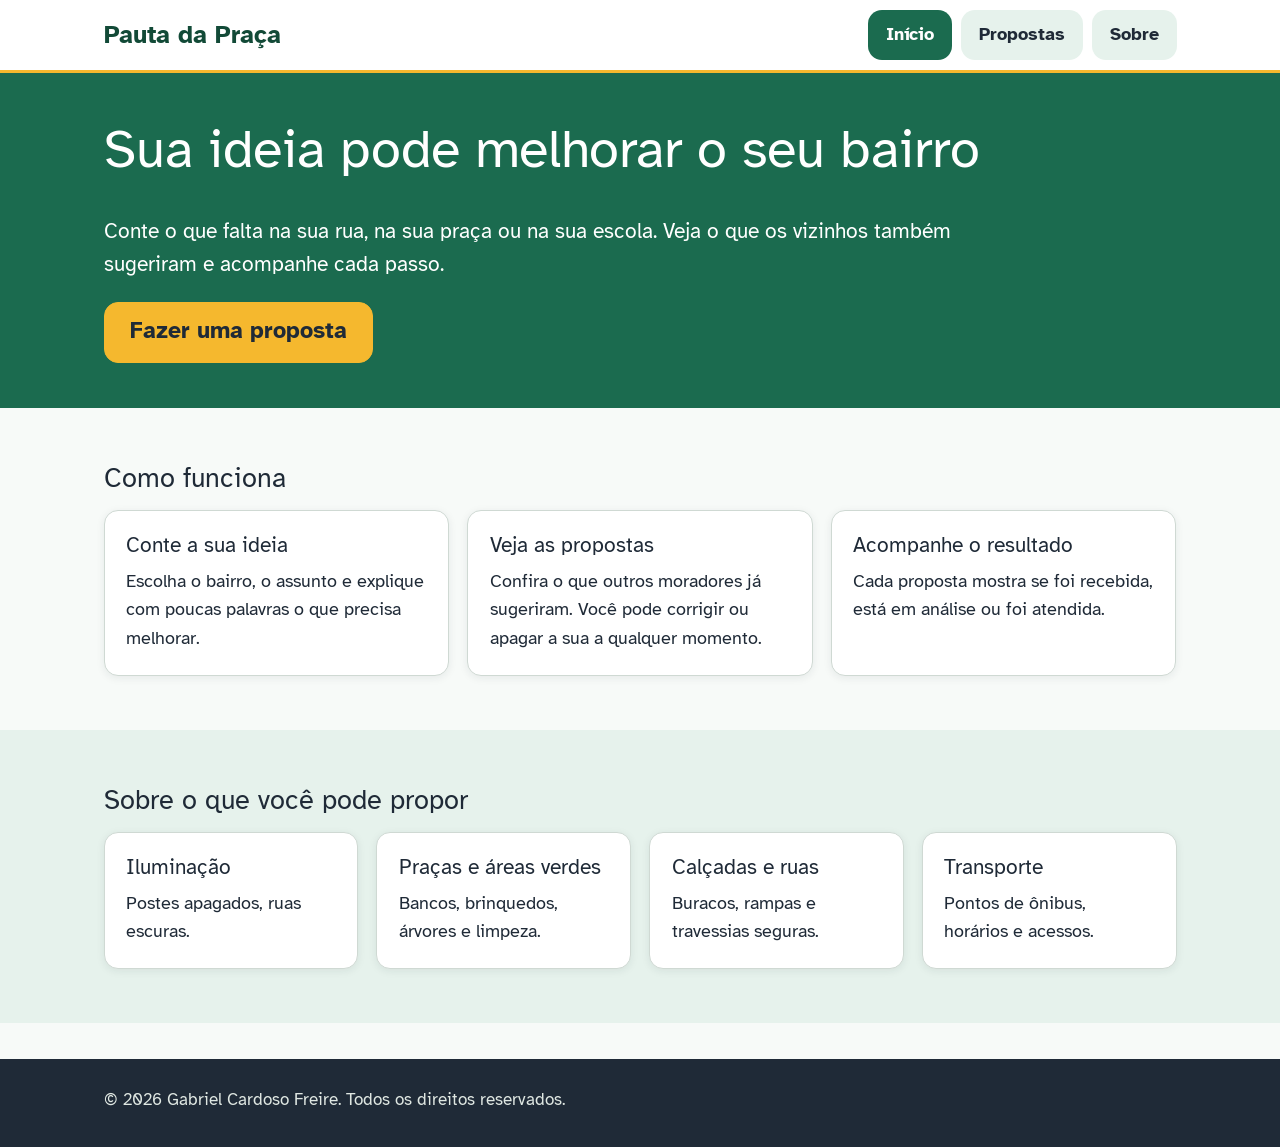
<file: index.html>
<!DOCTYPE html>
<html lang="pt-BR">

<head>
    <meta charset="UTF-8">
    <meta name="viewport" content="width=device-width, initial-scale=1">
    <title>Início | Pauta da Praça</title>
    <meta name="description" content="Proponha ideias para o seu bairro e acompanhe o que acontece com elas.">

    <link rel="preconnect" href="https://fonts.googleapis.com">
    <link rel="preconnect" href="https://fonts.gstatic.com" crossorigin>
    <link href="https://fonts.googleapis.com/css2?family=Atkinson+Hyperlegible:wght@400;700&display=swap"
        rel="stylesheet">

    <link href="https://cdn.jsdelivr.net/npm/bootstrap@5.3.3/dist/css/bootstrap.min.css" rel="stylesheet">
    <link rel="stylesheet" href="css/global.css">
</head>

<body>
    <a class="pular" href="#conteudo">Pular para o conteúdo</a>

    <!-- Bootstrap: navbar responsiva, menu hambúger celular -->
    <header class="cabecalho">
        <nav class="navbar navbar-expand-md" aria-label="Menu principal">
            <div class="container">
                <a class="navbar-brand marca" href="index.html">Pauta da Praça</a>
                <button class="navbar-toggler" type="button" data-bs-toggle="collapse" data-bs-target="#menu-principal"
                    aria-controls="menu-principal" aria-expanded="false" aria-label="Abrir ou fechar o menu">
                    <span class="navbar-toggler-icon"></span>
                </button>
                <div class="collapse navbar-collapse" id="menu-principal">
                    <ul class="navbar-nav ms-auto">
                        <li class="nav-item">
                            <a class="nav-link active" aria-current="page" href="index.html">Início</a>
                        </li>

                        <li class="nav-item">
                            <a class="nav-link" href="pages/propostas.html">Propostas</a>
                        </li>

                        <li class="nav-item">
                            <a class="nav-link" href="pages/sobre.html">Sobre</a>
                        </li>
                    </ul>
                </div>
            </div>
        </nav>
    </header>

    <main id="conteudo">
        <section class="hero" aria-labelledby="titulo-hero">
            <div class="container">
                <h1 id="titulo-hero">Sua ideia pode melhorar o seu bairro</h1>
                <p>Conte o que falta na sua rua, na sua praça ou na sua escola. Veja o que os vizinhos também sugeriram
                    e acompanhe cada passo.</p>
                <a class="btn btn-sol btn-lg" href="pages/propostas.html">Fazer uma proposta</a>
            </div>
        </section>

        <!-- Bootstrap: grid (row/col) e cards -->
        <section class="secao" aria-labelledby="titulo-passos">
            <div class="container">
                <h2 id="titulo-passos">Como funciona</h2>
                <ol class="row g-3 list-unstyled mb-0">
                    <li class="col-md-6 col-lg-4">
                        <div class="card h-100">
                            <div class="card-body">
                                <h3 class="card-title">Conte a sua ideia</h3>
                                <p class="card-text">Escolha o bairro, o assunto e explique com poucas palavras o que
                                    precisa melhorar.</p>
                            </div>
                        </div>
                    </li>

                    <li class="col-md-6 col-lg-4">
                        <div class="card h-100">
                            <div class="card-body">
                                <h3 class="card-title">Veja as propostas</h3>
                                <p class="card-text">Confira o que outros moradores já sugeriram. Você pode corrigir ou
                                    apagar a sua a qualquer momento.</p>
                            </div>
                        </div>
                    </li>

                    <li class="col-md-6 col-lg-4">
                        <div class="card h-100">
                            <div class="card-body">
                                <h3 class="card-title">Acompanhe o resultado</h3>
                                <p class="card-text">Cada proposta mostra se foi recebida, está em análise ou foi
                                    atendida.</p>
                            </div>
                        </div>
                    </li>
                </ol>
            </div>
        </section>

        <section class="secao secao--suave" aria-labelledby="titulo-assuntos">
            <div class="container">
                <h2 id="titulo-assuntos">Sobre o que você pode propor</h2>
                <ul class="row g-3 list-unstyled mb-0">
                    <li class="col-sm-6 col-lg-3">
                        <div class="card h-100">
                            <div class="card-body">
                                <h3 class="card-title">Iluminação</h3>
                                <p class="card-text">Postes apagados, ruas escuras.</p>
                            </div>
                        </div>
                    </li>

                    <li class="col-sm-6 col-lg-3">
                        <div class="card h-100">
                            <div class="card-body">
                                <h3 class="card-title">Praças e áreas verdes</h3>
                                <p class="card-text">Bancos, brinquedos, árvores e limpeza.</p>
                            </div>
                        </div>
                    </li>

                    <li class="col-sm-6 col-lg-3">
                        <div class="card h-100">
                            <div class="card-body">
                                <h3 class="card-title">Calçadas e ruas</h3>
                                <p class="card-text">Buracos, rampas e travessias seguras.</p>
                            </div>
                        </div>
                    </li>

                    <li class="col-sm-6 col-lg-3">
                        <div class="card h-100">
                            <div class="card-body">
                                <h3 class="card-title">Transporte</h3>
                                <p class="card-text">Pontos de ônibus, horários e acessos.</p>
                            </div>
                        </div>
                    </li>
                </ul>
            </div>
        </section>
    </main>

    <footer class="rodape">
        <div class="container">
            <p>&copy; 2026 Gabriel Cardoso Freire. Todos os direitos reservados.</p>
        </div>
    </footer>

    <script src="https://cdn.jsdelivr.net/npm/bootstrap@5.3.3/dist/js/bootstrap.bundle.min.js"></script>
</body>

</html>
</file>
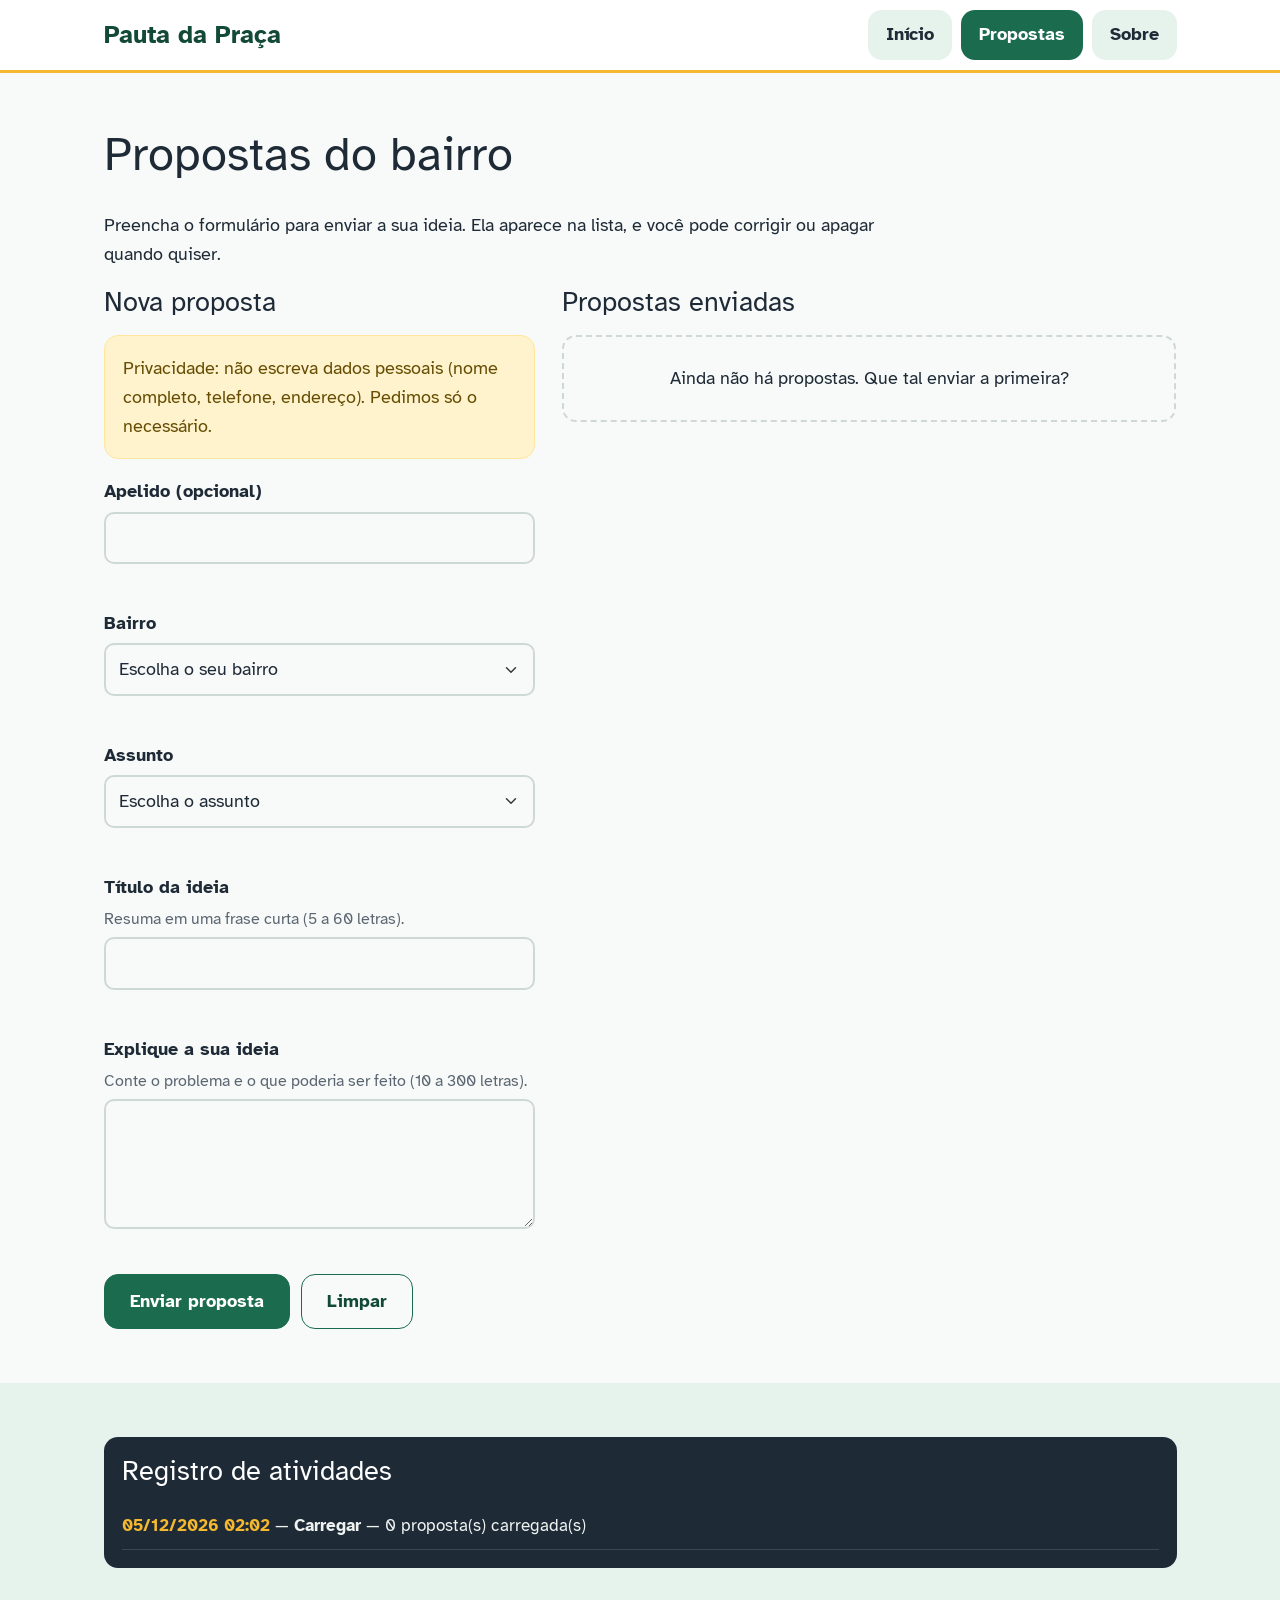
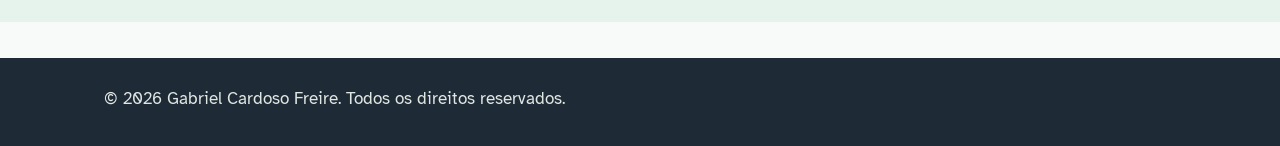
<file: pages/propostas.html>
<!DOCTYPE html>
<html lang="pt-BR">

<head>
    <meta charset="UTF-8">
    <meta name="viewport" content="width=device-width, initial-scale=1">
    <title>Propostas | Pauta da Praça</title>
    <meta name="description" content="Proponha ideias para o seu bairro e acompanhe o que acontece com elas.">

    <link rel="preconnect" href="https://fonts.googleapis.com">
    <link rel="preconnect" href="https://fonts.gstatic.com" crossorigin>
    <link href="https://fonts.googleapis.com/css2?family=Atkinson+Hyperlegible:wght@400;700&display=swap"
        rel="stylesheet">

    <link href="https://cdn.jsdelivr.net/npm/bootstrap@5.3.3/dist/css/bootstrap.min.css" rel="stylesheet">
    <link rel="stylesheet" href="../css/global.css">
</head>

<body>
    <a class="pular" href="#conteudo">Pular para o conteúdo</a>

    <!-- Bootstrap: navbar responsiva, menu hambúger celular -->
    <header class="cabecalho">
        <nav class="navbar navbar-expand-md" aria-label="Menu principal">
            <div class="container">
                <a class="navbar-brand marca" href="../index.html">Pauta da Praça</a>

                <button class="navbar-toggler" type="button" data-bs-toggle="collapse" data-bs-target="#menu-principal"
                    aria-controls="menu-principal" aria-expanded="false" aria-label="Abrir ou fechar o menu">
                    <span class="navbar-toggler-icon"></span>
                </button>

                <div class="collapse navbar-collapse" id="menu-principal">
                    <ul class="navbar-nav ms-auto">
                        <li class="nav-item">
                            <a class="nav-link" href="../index.html">Início</a>
                        </li>

                        <li class="nav-item">
                            <a class="nav-link active" aria-current="page" href="propostas.html">Propostas</a>
                        </li>

                        <li class="nav-item">
                            <a class="nav-link" href="sobre.html">Sobre</a>
                        </li>
                    </ul>
                </div>
            </div>
        </nav>
    </header>

    <main id="conteudo">
        <section class="secao" aria-labelledby="titulo-propostas">
            <div class="container">
                <h1 id="titulo-propostas">Propostas do bairro</h1>
                <p>Preencha o formulário para enviar a sua ideia. Ela aparece na lista, e você pode corrigir ou apagar
                    quando quiser.</p>

                <!-- Bootstrap: grid em duas colunas (formulário | lista) -->
                <div class="row g-4">
                    <!-- Formulário -->
                    <section class="col-lg-5" aria-labelledby="titulo-form">
                        <h2 id="titulo-form">Nova proposta</h2>
                        <div id="mensagem-geral" class="alert" role="status" aria-live="polite" hidden></div>

                        <form id="form-proposta" novalidate>
                            <div class="alert alert-warning" role="note">Privacidade: não escreva dados pessoais (nome
                                completo, telefone, endereço). Pedimos só o necessário.
                            </div>

                            <div class="mb-3">
                                <label class="form-label" for="apelido">Apelido (opcional)</label>
                                <input type="text" class="form-control" id="apelido" name="apelido" maxlength="20"
                                    autocomplete="off" aria-describedby="erro-apelido">
                                <p class="erro" id="erro-apelido" role="alert"></p>
                            </div>

                            <div class="mb-3">
                                <label class="form-label" for="bairro">Bairro</label>
                                <select class="form-select" id="bairro" name="bairro" required
                                    aria-describedby="erro-bairro">
                                    <option value="">Escolha o seu bairro</option>
                                    <option>Centro</option>
                                    <option>Jardim das Flores</option>
                                    <option>Vila Nova</option>
                                    <option>Parque Industrial</option>
                                </select>
                                <p class="erro" id="erro-bairro" role="alert"></p>
                            </div>

                            <div class="mb-3">
                                <label class="form-label" for="categoria">Assunto</label>
                                <select class="form-select" id="categoria" name="categoria" required
                                    aria-describedby="erro-categoria">
                                    <option value="">Escolha o assunto</option>
                                    <option>Iluminação</option>
                                    <option>Praças e áreas verdes</option>
                                    <option>Calçadas e ruas</option>
                                    <option>Transporte</option>
                                    <option>Outro</option>
                                </select>
                                <p class="erro" id="erro-categoria" role="alert"></p>
                            </div>

                            <div class="mb-3">
                                <label class="form-label" for="titulo">Título da ideia</label>
                                <div class="form-text mt-0 mb-1" id="dica-titulo">Resuma em uma frase curta (5 a 60
                                    letras).</div>
                                <input type="text" class="form-control" id="titulo" name="titulo" required minlength="5"
                                    maxlength="60" aria-describedby="dica-titulo erro-titulo">
                                <p class="erro" id="erro-titulo" role="alert"></p>
                            </div>

                            <div class="mb-3">
                                <label class="form-label" for="descricao">Explique a sua ideia</label>
                                <div class="form-text mt-0 mb-1" id="dica-descricao">Conte o problema e o que poderia
                                    ser feito (10 a 300 letras).</div>
                                <textarea class="form-control" id="descricao" name="descricao" required minlength="10"
                                    maxlength="300" aria-describedby="dica-descricao erro-descricao"></textarea>
                                <p class="erro" id="erro-descricao" role="alert"></p>
                            </div>

                            <div class="acoes">
                                <button type="submit" id="btn-enviar" class="btn btn-primary">Enviar proposta</button>
                                <button type="reset" class="btn btn-outline-primary">Limpar</button>
                                <button type="button" id="btn-cancelar" class="btn btn-outline-primary" hidden>Cancelar
                                    edição</button>
                            </div>
                        </form>
                    </section>

                    <!-- Lista de propostas (o JavaScript preenche) -->
                    <section class="col-lg-7" aria-labelledby="titulo-lista">
                        <h2 id="titulo-lista">Propostas enviadas</h2>
                        <p id="msg-vazio" class="vazio" hidden>Ainda não há propostas. Que tal enviar a primeira?</p>

                        <ul id="lista-propostas" class="list-unstyled d-grid gap-3 p-0 m-0">
                            <!-- Exemplo estático só para ver o visual; o JS substitui -->
                            <li class="card proposta">
                                <div class="card-body d-flex flex-column gap-2">
                                    <div class="proposta-topo">
                                        <h3 class="card-title mb-0">Mais luz na rua da escola</h3>
                                        <span class="badge rounded-pill selo selo--analise">Em análise</span>
                                    </div>

                                    <p class="proposta-meta">Vila Nova · Iluminação · por Maria (exemplo)</p>
                                    <p class="mb-0">Dois postes estão apagados e as crianças voltam da escola no escuro.
                                    </p>

                                    <div class="acoes">
                                        <button type="button" class="btn btn-sm btn-outline-primary">Editar</button>
                                        <button type="button" class="btn btn-sm btn-outline-danger">Remover</button>
                                    </div>
                                </div>
                            </li>
                        </ul>
                    </section>
                </div>
            </div>
        </section>

        <!-- Painel de atividades -->
        <section class="secao secao--suave" aria-labelledby="titulo-log">
            <div class="container">
                <div class="painel-log">
                    <h2 id="titulo-log">Registro de atividades</h2>
                    <ol id="log-atividades" class="log" aria-live="polite">
                        <li><time datetime="2026-11-17T08:30">17/11/2026 08:30</time> - Proposta adicionada com sucesso
                            (exemplo).</li>
                    </ol>
                </div>
            </div>
        </section>
    </main>

    <footer class="rodape">
        <div class="container">
            <p>&copy; 2026 Gabriel Cardoso Freire. Todos os direitos reservados.</p>
        </div>
    </footer>

    <script src="https://cdn.jsdelivr.net/npm/bootstrap@5.3.3/dist/js/bootstrap.bundle.min.js"></script>
    <script src="../script/validacao.js"></script>
    <script src="../script/atividades.js"></script>
    <script src="../script/propostas.js"></script>
</body>

</html>
</file>
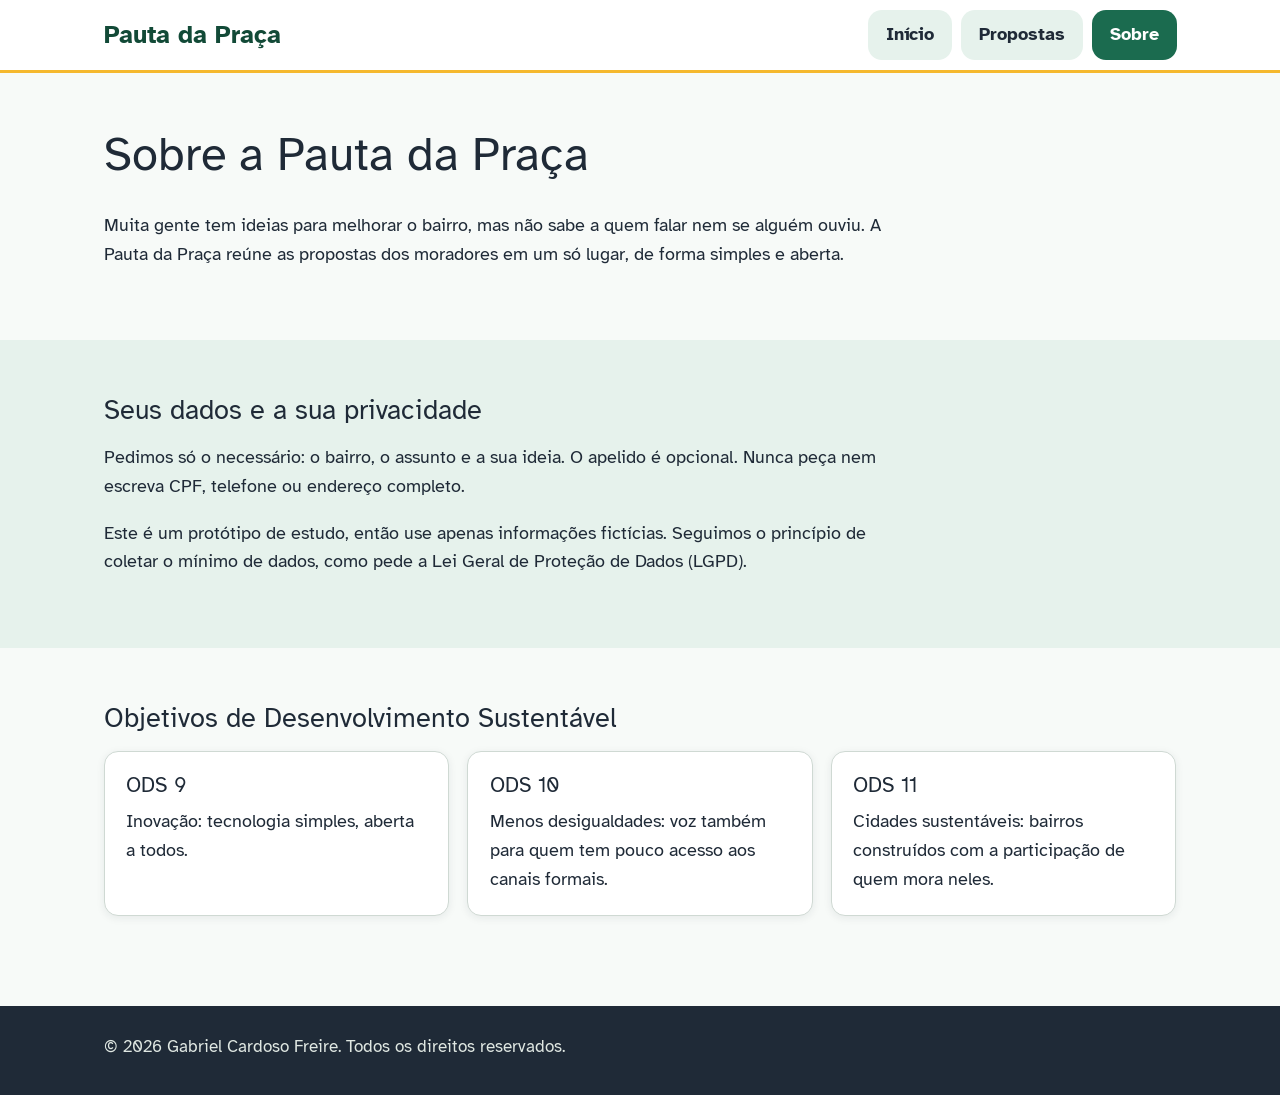
<file: pages/sobre.html>
<!DOCTYPE html>
<html lang="pt-BR">

<head>
    <meta charset="UTF-8">
    <meta name="viewport" content="width=device-width, initial-scale=1">
    <title>Sobre | Pauta da Praça</title>
    <meta name="description" content="Proponha ideias para o seu bairro e acompanhe o que acontece com elas.">

    <link rel="preconnect" href="https://fonts.googleapis.com">
    <link rel="preconnect" href="https://fonts.gstatic.com" crossorigin>
    <link href="https://fonts.googleapis.com/css2?family=Atkinson+Hyperlegible:wght@400;700&display=swap"
        rel="stylesheet">

    <link href="https://cdn.jsdelivr.net/npm/bootstrap@5.3.3/dist/css/bootstrap.min.css" rel="stylesheet">
    <link rel="stylesheet" href="../css/global.css">
</head>

<body>
    <a class="pular" href="#conteudo">Pular para o conteúdo</a>

    <!-- Bootstrap: navbar responsiva, menu hambúger celular -->
    <header class="cabecalho">
        <nav class="navbar navbar-expand-md" aria-label="Menu principal">
            <div class="container">
                <a class="navbar-brand marca" href="../index.html">Pauta da Praça</a>
                <button class="navbar-toggler" type="button" data-bs-toggle="collapse" data-bs-target="#menu-principal"
                    aria-controls="menu-principal" aria-expanded="false" aria-label="Abrir ou fechar o menu">
                    <span class="navbar-toggler-icon"></span>
                </button>

                <div class="collapse navbar-collapse" id="menu-principal">
                    <ul class="navbar-nav ms-auto">
                        <li class="nav-item">
                            <a class="nav-link" href="../index.html">Início</a>
                        </li>

                        <li class="nav-item">
                            <a class="nav-link" href="propostas.html">Propostas</a>
                        </li>

                        <li class="nav-item">
                            <a class="nav-link active" aria-current="page" href="sobre.html">Sobre</a>
                        </li>
                    </ul>
                </div>
            </div>
        </nav>
    </header>

    <main id="conteudo">
        <section class="secao" aria-labelledby="titulo-sobre">
            <div class="container">
                <h1 id="titulo-sobre">Sobre a Pauta da Praça</h1>
                <p>Muita gente tem ideias para melhorar o bairro, mas não sabe a quem falar nem se alguém ouviu. A Pauta
                    da Praça reúne as propostas dos moradores em um só lugar, de forma simples e aberta.</p>
            </div>
        </section>

        <section class="secao secao--suave" aria-labelledby="titulo-privacidade">
            <div class="container">
                <h2 id="titulo-privacidade">Seus dados e a sua privacidade</h2>
                <p>Pedimos só o necessário: o bairro, o assunto e a sua ideia. O apelido é opcional. Nunca peça nem
                    escreva CPF, telefone ou endereço completo.</p>
                <p>Este é um protótipo de estudo, então use apenas informações fictícias. Seguimos o princípio de
                    coletar o mínimo de dados, como pede a Lei Geral de Proteção de Dados (LGPD).</p>
            </div>
        </section>

        <section class="secao" aria-labelledby="titulo-ods">
            <div class="container">
                <h2 id="titulo-ods">Objetivos de Desenvolvimento Sustentável</h2>
                <ul class="row g-3 list-unstyled mb-0">
                    <li class="col-md-4">
                        <div class="card h-100">
                            <div class="card-body">
                                <h3 class="card-title">ODS 9</h3>
                                <p class="card-text">Inovação: tecnologia simples, aberta a todos.</p>
                            </div>
                        </div>
                    </li>

                    <li class="col-md-4">
                        <div class="card h-100">
                            <div class="card-body">
                                <h3 class="card-title">ODS 10</h3>
                                <p class="card-text">Menos desigualdades: voz também para quem tem pouco acesso aos
                                    canais formais.</p>
                            </div>
                        </div>
                    </li>

                    <li class="col-md-4">
                        <div class="card h-100">
                            <div class="card-body">
                                <h3 class="card-title">ODS 11</h3>
                                <p class="card-text">Cidades sustentáveis: bairros construídos com a participação de
                                    quem mora neles.</p>
                            </div>
                        </div>
                    </li>
                </ul>
            </div>
        </section>
    </main>

    <footer class="rodape">
        <div class="container">
            <p>&copy; 2026 Gabriel Cardoso Freire. Todos os direitos reservados.</p>
        </div>
    </footer>

    <script src="https://cdn.jsdelivr.net/npm/bootstrap@5.3.3/dist/js/bootstrap.bundle.min.js"></script>
</body>

</html>
</file>
<file: css/global.css>
/* ==========================================================
   Pauta da Praça - estilos próprios
   Carregado DEPOIS do Bootstrap: aqui ajustamos o Bootstrap
   para a paleta do projeto e mantemos os componentes próprios.
   ========================================================== */

:root {
    --tinta: #1f2a37;
    --verde: #1b6b4f;
    --verde-escuro: #124a37;
    --verde-claro: #e6f2ec;
    --sol: #f5b82e;
    --fundo: #f7faf8;
    --branco: #ffffff;
    --cinza: #5b6672;
    --borda: #cfd9d3;
    --perigo: #b3261e;
    --raio: 14px;
    --sombra: 0 2px 8px rgba(31, 42, 55, 0.08);

    /* Ajusta as variáveis do Bootstrap para a paleta do projeto */
    --bs-body-font-family: "Atkinson Hyperlegible", system-ui, -apple-system, "Segoe UI", sans-serif;
    --bs-body-color: var(--tinta);
    --bs-body-bg: var(--fundo);
    --bs-body-line-height: 1.6;
    --bs-link-color-rgb: 18, 74, 55;
    --bs-link-hover-color-rgb: 27, 107, 79;
}

/* ---------- Base ---------- */
html {
    font-size: 112.5%;
}

h1, h2, h3 {
    line-height: 1.2;
    margin: 0 0 0.6em;
}

h1 { font-size: 2rem; }
h2 { font-size: 1.5rem; }
h3 { font-size: 1.15rem; }

p {
    margin: 0 0 1em;
    max-width: 65ch;
}

/* Foco visível para quem navega pelo teclado */
a:focus-visible,
button:focus-visible,
input:focus-visible,
select:focus-visible,
textarea:focus-visible {
    outline: 3px solid var(--sol);
    outline-offset: 2px;
}

.secao { padding: 2rem 0; }
.secao--suave { background: var(--verde-claro); }

@media (min-width: 1200px) {
    .container { max-width: 1100px; }
}

/* Link "pular para o conteúdo" */
.pular {
    position: absolute;
    left: -999px;
    top: 0;
    background: var(--sol);
    color: var(--tinta);
    padding: 0.6rem 1rem;
}

.pular:focus {
    left: 0;
    z-index: 1100;
}

/* ---------- Navbar (Bootstrap) ---------- */
.cabecalho {
    background: var(--branco);
    border-bottom: 3px solid var(--sol);
}

.navbar-brand.marca {
    font-size: 1.4rem;
    font-weight: 700;
    color: var(--verde-escuro);
}

.navbar-toggler {
    border: 2px solid var(--verde);
}

.navbar-toggler:focus {
    box-shadow: 0 0 0 0.25rem rgba(245, 184, 46, 0.6);
}

.navbar-nav {
    gap: 0.5rem;
    padding: 0.5rem 0;
}

.navbar .navbar-nav .nav-link {
    padding: 0.6rem 1rem;
    border-radius: var(--raio);
    font-weight: 700;
    color: var(--tinta);
    background: var(--verde-claro);
    min-height: 44px;
}

.navbar .navbar-nav .nav-link:hover {
    background: var(--sol);
    color: var(--tinta);
}

.navbar .navbar-nav .nav-link.active,
.navbar .navbar-nav .nav-link[aria-current="page"] {
    background: var(--verde);
    color: var(--branco);
}

/* ---------- Botões (Bootstrap com a nossa paleta) ---------- */
.btn {
    --bs-btn-font-weight: 700;
    --bs-btn-border-radius: var(--raio);
    --bs-btn-padding-y: 0.7rem;
    --bs-btn-padding-x: 1.4rem;
    --bs-btn-focus-shadow-rgb: 245, 184, 46;
    min-height: 48px;
}

.btn-sm {
    --bs-btn-padding-y: 0.4rem;
    --bs-btn-padding-x: 1rem;
    min-height: 40px;
}

.btn-primary {
    --bs-btn-bg: var(--verde);
    --bs-btn-border-color: var(--verde);
    --bs-btn-hover-bg: var(--verde-escuro);
    --bs-btn-hover-border-color: var(--verde-escuro);
    --bs-btn-active-bg: var(--verde-escuro);
    --bs-btn-active-border-color: var(--verde-escuro);
    --bs-btn-disabled-bg: var(--verde);
    --bs-btn-disabled-border-color: var(--verde);
}

.btn-outline-primary {
    --bs-btn-color: var(--verde-escuro);
    --bs-btn-border-color: var(--verde);
    --bs-btn-hover-color: var(--verde-escuro);
    --bs-btn-hover-bg: var(--verde-claro);
    --bs-btn-hover-border-color: var(--verde);
    --bs-btn-active-color: var(--verde-escuro);
    --bs-btn-active-bg: var(--verde-claro);
    --bs-btn-active-border-color: var(--verde);
}

.btn-outline-danger {
    --bs-btn-color: var(--perigo);
    --bs-btn-border-color: var(--perigo);
    --bs-btn-hover-color: var(--perigo);
    --bs-btn-hover-bg: #fdeceb;
    --bs-btn-hover-border-color: var(--perigo);
    --bs-btn-active-color: var(--perigo);
    --bs-btn-active-bg: #fdeceb;
    --bs-btn-active-border-color: var(--perigo);
}

/* Botão amarelo de destaque (usado no banner) */
.btn-sol {
    --bs-btn-color: var(--tinta);
    --bs-btn-bg: var(--sol);
    --bs-btn-border-color: var(--sol);
    --bs-btn-hover-color: var(--tinta);
    --bs-btn-hover-bg: #ffd366;
    --bs-btn-hover-border-color: #ffd366;
    --bs-btn-active-color: var(--tinta);
    --bs-btn-active-bg: #ffd366;
    --bs-btn-active-border-color: #ffd366;
}

/* ---------- Banner principal (hero) ---------- */
.hero {
    background: var(--verde);
    color: var(--branco);
    padding: 2.5rem 0;
}

.hero h1 { font-size: 2.2rem; }
.hero p { font-size: 1.15rem; }

/* ---------- Cards (Bootstrap) ---------- */
.card {
    --bs-card-bg: var(--branco);
    --bs-card-border-color: var(--borda);
    --bs-card-border-radius: var(--raio);
    --bs-card-inner-border-radius: var(--raio);
    --bs-card-spacer-x: 1.2rem;
    --bs-card-spacer-y: 1.2rem;
    box-shadow: var(--sombra);
}

/* ---------- Formulário (Bootstrap) ---------- */
.form-label {
    font-weight: 700;
    margin-bottom: 0.3rem;
}

.form-text {
    font-size: 0.9rem;
    color: var(--cinza);
}

.form-control,
.form-select {
    min-height: 48px;
    padding-top: 0.6rem;
    padding-bottom: 0.6rem;
    color: var(--tinta);
    border: 2px solid var(--borda);
    border-radius: 10px;
}

.form-control { padding-left: 0.8rem; padding-right: 0.8rem; }

textarea.form-control {
    min-height: 130px;
    resize: vertical;
}

.form-control:focus,
.form-select:focus {
    border-color: var(--verde);
    box-shadow: 0 0 0 0.25rem rgba(245, 184, 46, 0.45);
}

/* Mensagem de erro de cada campo (preenchida pelo JavaScript) */
.erro {
    color: var(--perigo);
    font-weight: 700;
    margin: 0.3rem 0 0;
    min-height: 1.2em;
}

.alert {
    border-radius: var(--raio);
}

.acoes {
    display: flex;
    flex-wrap: wrap;
    gap: 0.6rem;
}

/* ---------- Lista de propostas ---------- */
.proposta-topo {
    display: flex;
    flex-wrap: wrap;
    gap: 0.5rem;
    align-items: center;
    justify-content: space-between;
}

.proposta-meta {
    font-size: 0.9rem;
    color: var(--cinza);
    margin: 0;
}

/* Selos de status (texto + cor, nunca só cor) */
.selo {
    padding: 0.3rem 0.7rem;
    font-size: 0.85rem;
    font-weight: 700;
}

.selo--recebida { background: #fff3cd; color: #6b4e00; }
.selo--analise  { background: #dbeafe; color: #1e3a8a; }
.selo--atendida { background: #d1fae5; color: #065f46; }

.vazio {
    text-align: center;
    padding: 1.5rem;
    border: 2px dashed var(--borda);
    border-radius: var(--raio);
}

/* ---------- Painel de atividades ---------- */
.painel-log {
    background: var(--tinta);
    color: #eef3f0;
    border-radius: var(--raio);
    padding: 1rem;
}

.painel-log h2 { color: var(--branco); }

.log {
    list-style: none;
    margin: 0;
    padding: 0;
    max-height: 260px;
    overflow-y: auto;
}

.log li {
    padding: 0.5rem 0;
    border-bottom: 1px solid #3a4756;
    font-size: 0.95rem;
}

.log time {
    color: var(--sol);
    font-weight: 700;
}

.log-acao { font-weight: 700; }
.log-vazio { color: #b9c4bd; }

/* ---------- Rodapé ---------- */
.rodape {
    background: var(--tinta);
    color: #dfe7e2;
    padding: 1.5rem 0;
    margin-top: 2rem;
    font-size: 0.95rem;
}

.rodape a { color: var(--sol); }
.rodape p { margin: 0 0 0.4rem; }

/* ==========================================================
   Responsividade (Mobile First)
   Tablet: a partir de 768px | Desktop: a partir de 992px (grid do Bootstrap)
   ========================================================== */
@media (min-width: 768px) {
    h1 { font-size: 2.6rem; }
    .hero h1 { font-size: 3rem; }
    .secao { padding: 3rem 0; }
    .navbar-nav { padding: 0; }
}

@media (prefers-reduced-motion: reduce) {
    * {
        transition: none !important;
        animation: none !important;
        scroll-behavior: auto !important;
    }
}
</file>
